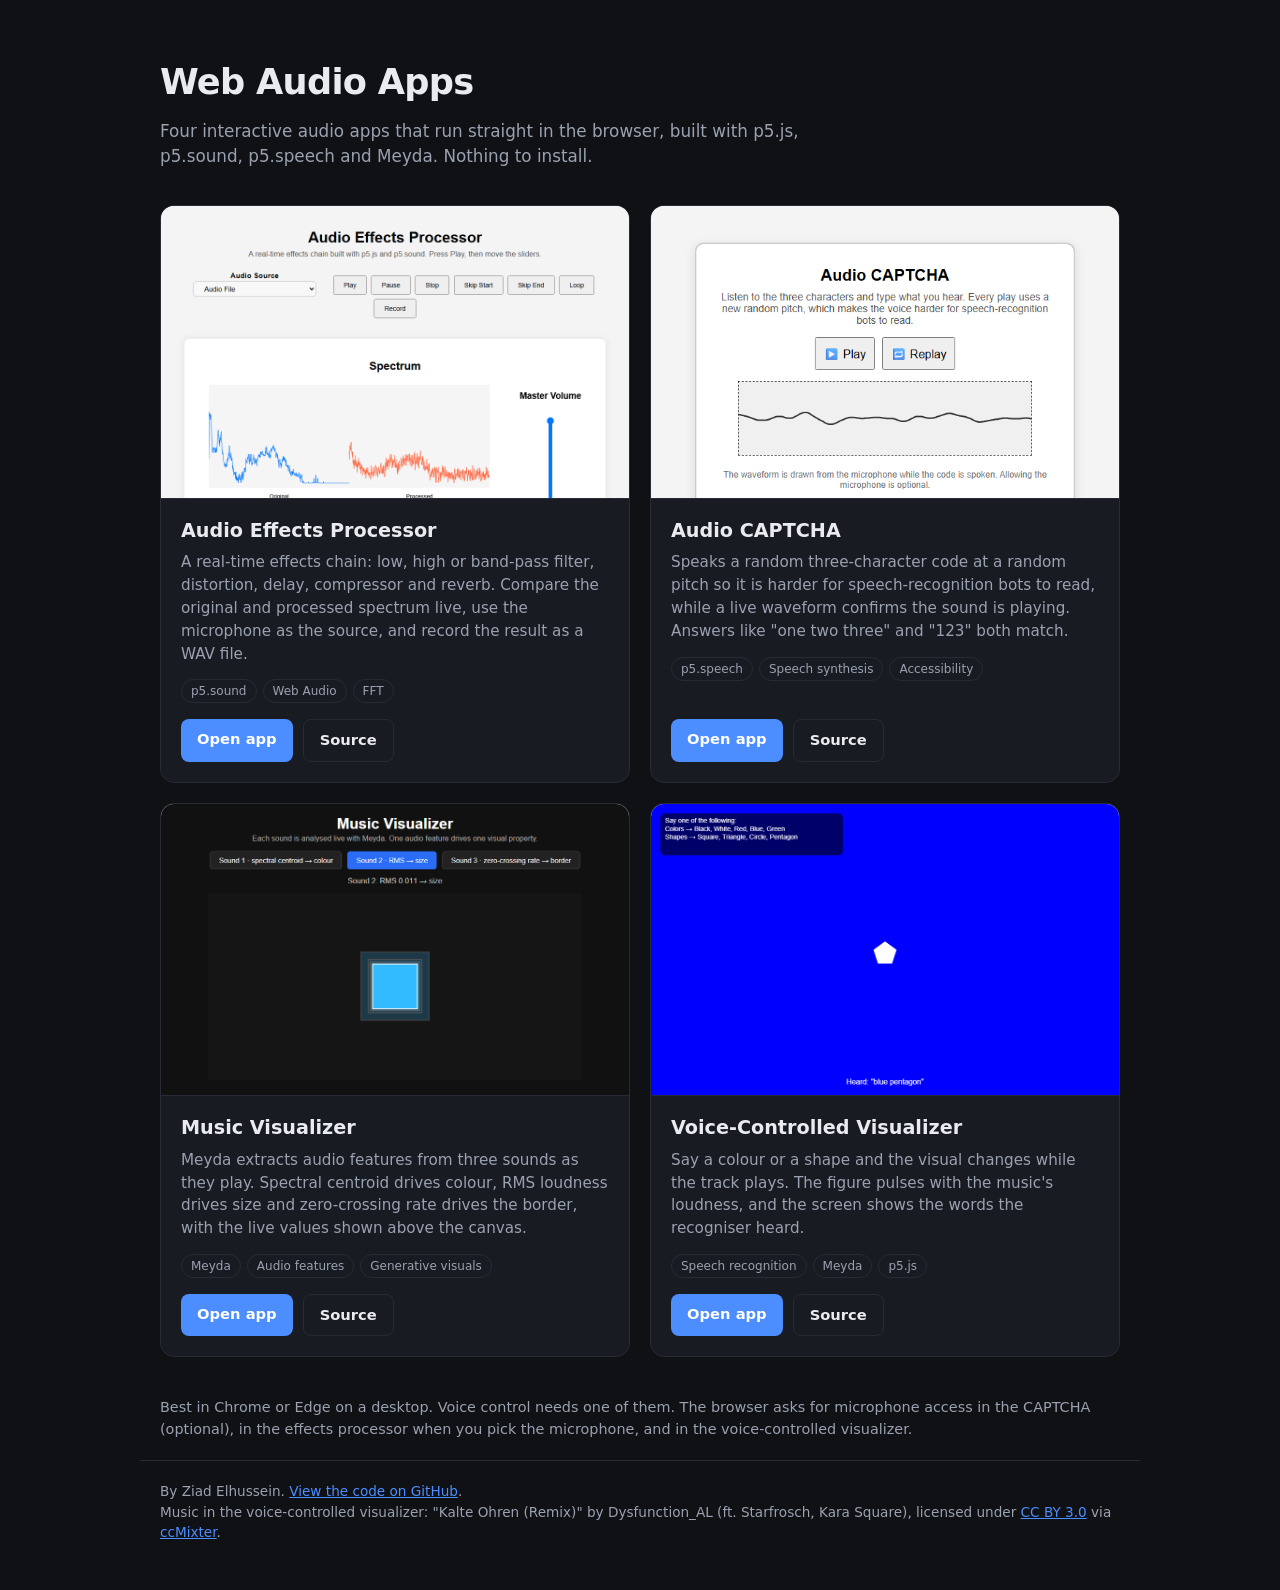
<file: index.html>
<!DOCTYPE html>
<html lang="en">
<head>
  <meta charset="UTF-8">
  <meta name="viewport" content="width=device-width, initial-scale=1.0">
  <title>Web Audio Apps</title>
  <meta name="description" content="Four interactive audio apps that run in the browser: effects processor, audio CAPTCHA, music visualizer and voice-controlled visualizer.">
  <style>
    :root {
      --bg: #0f1115;
      --card: #181b22;
      --border: #272b35;
      --text: #e9ebf0;
      --muted: #9aa1b0;
      --accent: #4c8dff;
    }
    * { box-sizing: border-box; }
    body {
      margin: 0;
      background: var(--bg);
      color: var(--text);
      font-family: system-ui, -apple-system, "Segoe UI", Roboto, Arial, sans-serif;
      line-height: 1.5;
    }
    header {
      max-width: 1000px;
      margin: 0 auto;
      padding: 56px 20px 24px;
    }
    h1 { margin: 0 0 10px; font-size: 2.2rem; letter-spacing: -0.02em; }
    header p { margin: 0; color: var(--muted); max-width: 680px; font-size: 1.05rem; }
    .grid {
      max-width: 1000px;
      margin: 0 auto;
      padding: 12px 20px 40px;
      display: grid;
      grid-template-columns: repeat(auto-fit, minmax(min(100%, 420px), 1fr));
      gap: 20px;
    }
    .card {
      background: var(--card);
      border: 1px solid var(--border);
      border-radius: 14px;
      overflow: hidden;
      display: flex;
      flex-direction: column;
    }
    .card img {
      width: 100%;
      aspect-ratio: 16 / 10;
      object-fit: cover;
      object-position: top;
      display: block;
      border-bottom: 1px solid var(--border);
      background: #fff;
    }
    .body { padding: 18px 20px 20px; display: flex; flex-direction: column; flex: 1; }
    h2 { margin: 0 0 6px; font-size: 1.2rem; }
    .body p { margin: 0 0 14px; color: var(--muted); font-size: 0.95rem; }
    .tags { display: flex; flex-wrap: wrap; gap: 6px; margin-bottom: 16px; }
    .tags span {
      font-size: 0.75rem;
      padding: 2px 9px;
      border: 1px solid var(--border);
      border-radius: 999px;
      color: var(--muted);
    }
    .actions { margin-top: auto; display: flex; gap: 10px; flex-wrap: wrap; }
    a.btn {
      text-decoration: none;
      padding: 9px 16px;
      border-radius: 8px;
      font-weight: 600;
      font-size: 0.92rem;
    }
    a.primary { background: var(--accent); color: #fff; }
    a.primary:hover { filter: brightness(1.1); }
    a.secondary { border: 1px solid var(--border); color: var(--text); }
    a.secondary:hover { border-color: var(--muted); }
    .note {
      max-width: 1000px;
      margin: 0 auto;
      padding: 0 20px 20px;
      color: var(--muted);
      font-size: 0.9rem;
    }
    footer {
      max-width: 1000px;
      margin: 0 auto;
      padding: 20px 20px 48px;
      border-top: 1px solid var(--border);
      color: var(--muted);
      font-size: 0.85rem;
    }
    footer a { color: var(--accent); }
  </style>
</head>
<body>
  <header>
    <h1>Web Audio Apps</h1>
    <p>Four interactive audio apps that run straight in the browser, built with p5.js, p5.sound, p5.speech and Meyda. Nothing to install.</p>
  </header>

  <main class="grid">
    <article class="card">
      <img src="docs/audio-effects-processor.png" alt="Audio effects processor with spectrum display and effect controls">
      <div class="body">
        <h2>Audio Effects Processor</h2>
        <p>A real-time effects chain: low, high or band-pass filter, distortion, delay, compressor and reverb. Compare the original and processed spectrum live, use the microphone as the source, and record the result as a WAV file.</p>
        <div class="tags"><span>p5.sound</span><span>Web Audio</span><span>FFT</span></div>
        <div class="actions">
          <a class="btn primary" href="audio-effects-processor/">Open app</a>
          <a class="btn secondary" href="https://github.com/ziadelh/web-audio-apps/tree/main/audio-effects-processor">Source</a>
        </div>
      </div>
    </article>

    <article class="card">
      <img src="docs/audio-captcha.png" alt="Audio CAPTCHA with play, replay and answer box">
      <div class="body">
        <h2>Audio CAPTCHA</h2>
        <p>Speaks a random three-character code at a random pitch so it is harder for speech-recognition bots to read, while a live waveform confirms the sound is playing. Answers like "one two three" and "123" both match.</p>
        <div class="tags"><span>p5.speech</span><span>Speech synthesis</span><span>Accessibility</span></div>
        <div class="actions">
          <a class="btn primary" href="audio-captcha/">Open app</a>
          <a class="btn secondary" href="https://github.com/ziadelh/web-audio-apps/tree/main/audio-captcha">Source</a>
        </div>
      </div>
    </article>

    <article class="card">
      <img src="docs/music-visualizer.png" alt="Music visualizer showing a square sized by the sound's loudness">
      <div class="body">
        <h2>Music Visualizer</h2>
        <p>Meyda extracts audio features from three sounds as they play. Spectral centroid drives colour, RMS loudness drives size and zero-crossing rate drives the border, with the live values shown above the canvas.</p>
        <div class="tags"><span>Meyda</span><span>Audio features</span><span>Generative visuals</span></div>
        <div class="actions">
          <a class="btn primary" href="music-visualizer/">Open app</a>
          <a class="btn secondary" href="https://github.com/ziadelh/web-audio-apps/tree/main/music-visualizer">Source</a>
        </div>
      </div>
    </article>

    <article class="card">
      <img src="docs/voice-controlled-visualizer.png" alt="Voice-controlled visualizer with a white pentagon on a blue background">
      <div class="body">
        <h2>Voice-Controlled Visualizer</h2>
        <p>Say a colour or a shape and the visual changes while the track plays. The figure pulses with the music's loudness, and the screen shows the words the recogniser heard.</p>
        <div class="tags"><span>Speech recognition</span><span>Meyda</span><span>p5.js</span></div>
        <div class="actions">
          <a class="btn primary" href="voice-controlled-visualizer/">Open app</a>
          <a class="btn secondary" href="https://github.com/ziadelh/web-audio-apps/tree/main/voice-controlled-visualizer">Source</a>
        </div>
      </div>
    </article>
  </main>

  <p class="note">Best in Chrome or Edge on a desktop. Voice control needs one of them. The browser asks for microphone access in the CAPTCHA (optional), in the effects processor when you pick the microphone, and in the voice-controlled visualizer.</p>

  <footer>
    By Ziad Elhussein. <a href="https://github.com/ziadelh/web-audio-apps">View the code on GitHub</a>.<br>
    Music in the voice-controlled visualizer: "Kalte Ohren (Remix)" by Dysfunction_AL (ft. Starfrosch, Kara Square), licensed under
    <a href="https://creativecommons.org/licenses/by/3.0/">CC BY 3.0</a> via <a href="http://ccmixter.org/files/destinazione_altrove/59536">ccMixter</a>.
  </footer>
</body>
</html>
</file>
